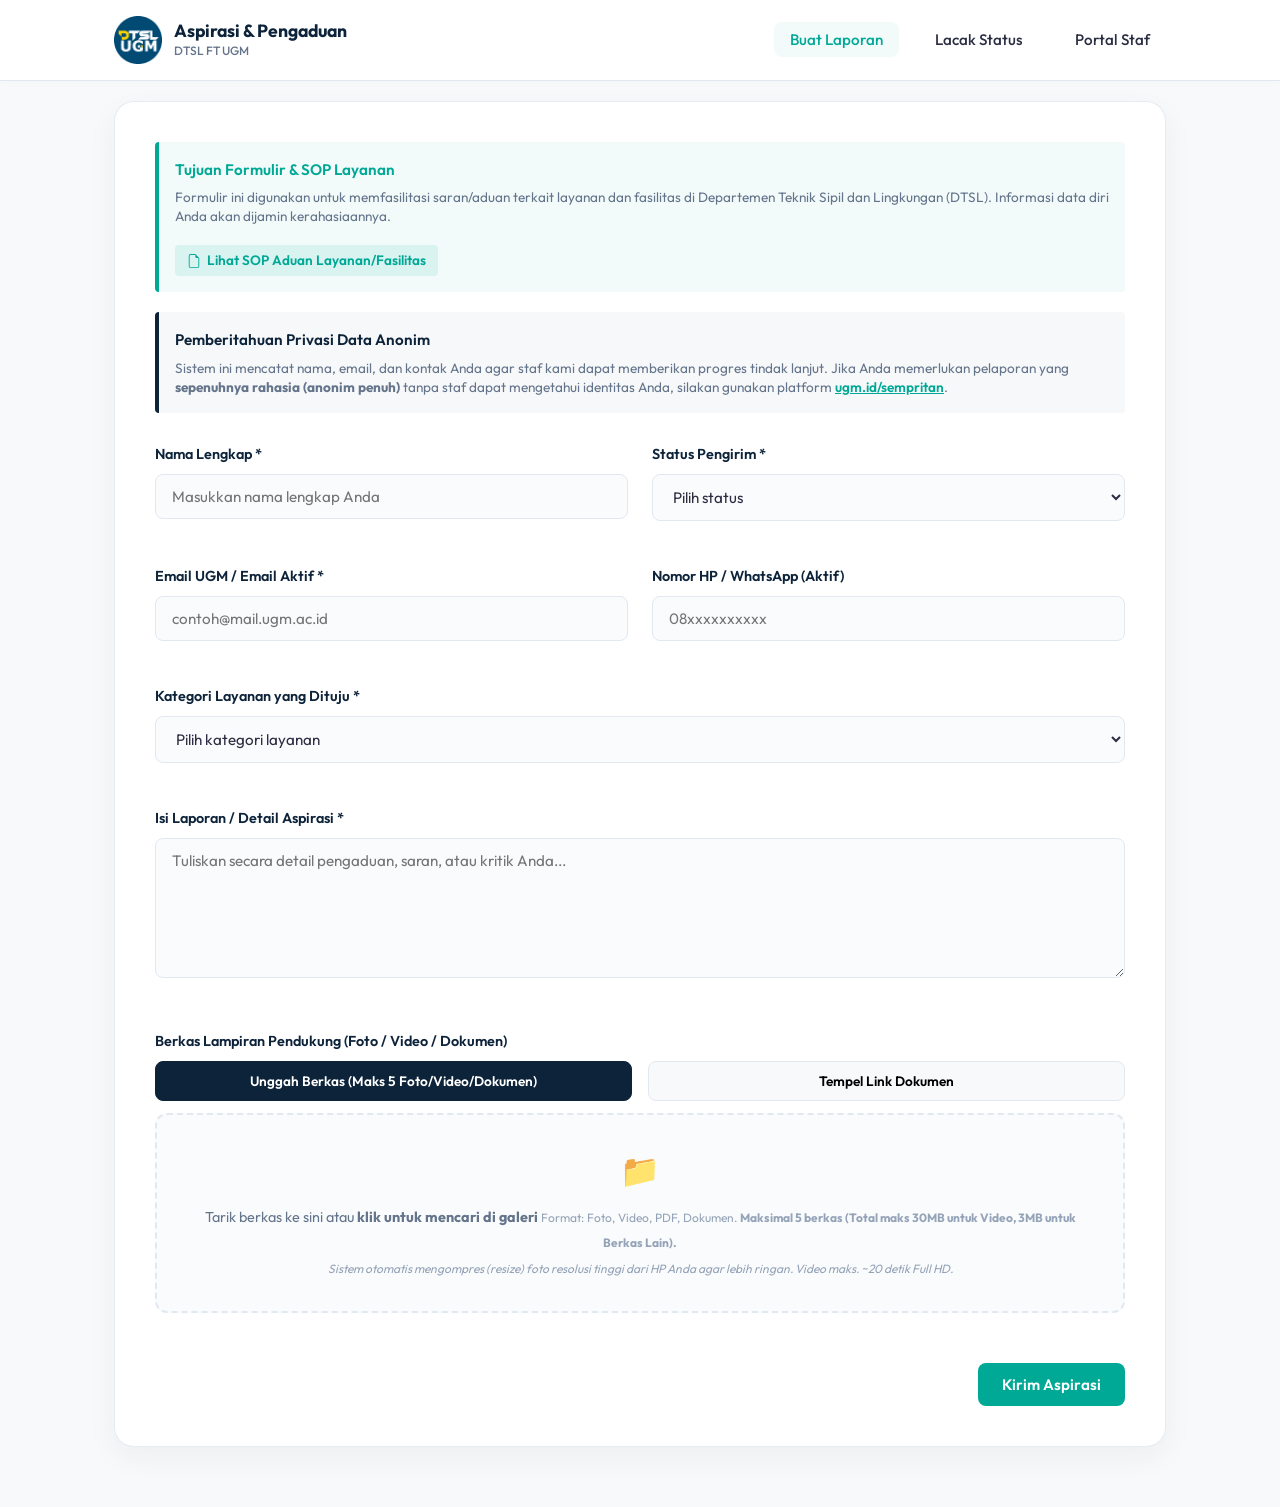
<file: index.html>
<!DOCTYPE html>
<html lang="id">

<head>
  <meta charset="UTF-8">
  <meta name="viewport" content="width=device-width, initial-scale=1.0">
  <title>Sistem Aspirasi & Pengaduan - DTSL FT UGM</title>
  <link rel="stylesheet" href="css/style.css">
</head>

<body>

  <!-- Header -->
  <header>
    <div class="container nav-container">
      <a href="index.html" class="logo-section">
        <!-- Logo DTSL -->
        <img src="LOGODTSL.png" alt="Logo DTSL" class="logo-img">
        <div class="logo-text">
          <span class="logo-title">Aspirasi & Pengaduan</span>
          <span class="logo-subtitle">DTSL FT UGM</span>
        </div>
      </a>
      <ul class="nav-menu">
        <li><a href="index.html" class="nav-link active">Buat Laporan</a></li>
        <li><a href="track.html" class="nav-link" target="_blank">Lacak Status</a></li>
        <li><a href="admin.html" class="nav-link" target="_blank">Portal Staf</a></li>
      </ul>
    </div>
  </header>



  <!-- Form Content -->
  <main class="container" style="margin-top: 20px;">
    <div class="card-wrapper">

      <!-- Info Banner -->
      <div class="disclaimer-banner"
        style="background-color: rgba(0, 168, 150, 0.05); border-left-color: var(--secondary); margin-bottom: 20px;">
        <span class="disclaimer-title" style="color: var(--secondary);">Tujuan Formulir & SOP Layanan</span>
        <p class="disclaimer-text">
          Formulir ini digunakan untuk memfasilitasi saran/aduan terkait layanan dan fasilitas di Departemen Teknik
          Sipil dan Lingkungan (DTSL). Informasi data diri Anda akan dijamin kerahasiaannya.<br><br>
          <a href="https://drive.google.com/file/d/1GvPIKMslQJoIGnS2Mx0oIVfiHyBLRGKN/view?usp=sharing" target="_blank"
            style="display: inline-flex; align-items: center; gap: 6px; color: var(--secondary); text-decoration: none; font-weight: 600; padding: 6px 12px; background-color: rgba(0, 168, 150, 0.1); border-radius: 4px;">
            <svg width="14" height="14" fill="currentColor" viewBox="0 0 16 16">
              <path
                d="M14 14V4.5L9.5 0H4a2 2 0 0 0-2 2v12a2 2 0 0 0 2 2h8a2 2 0 0 0 2-2zM9.5 3A1.5 1.5 0 0 0 11 4.5h2V14a1 1 0 0 1-1 1H4a1 1 0 0 1-1-1V2a1 1 0 0 1 1-1h5.5v2z" />
            </svg>
            Lihat SOP Aduan Layanan/Fasilitas
          </a>
        </p>
      </div>

      <!-- Disclaimer Banner -->
      <div class="disclaimer-banner">
        <span class="disclaimer-title">Pemberitahuan Privasi Data Anonim</span>
        <p class="disclaimer-text">
          Sistem ini mencatat nama, email, dan kontak Anda agar staf kami dapat memberikan progres tindak lanjut.
          Jika Anda memerlukan pelaporan yang <strong>sepenuhnya rahasia (anonim penuh)</strong> tanpa staf dapat
          mengetahui identitas Anda, silakan gunakan
          platform <a href="https://ugm.id/sempritan" class="disclaimer-link" target="_blank">ugm.id/sempritan</a>.
        </p>
      </div>

      <form id="formAduan">
        <div class="form-grid">

          <!-- Nama -->
          <div class="form-group">
            <label for="nama">Nama Lengkap *</label>
            <input type="text" id="nama" name="nama" placeholder="Masukkan nama lengkap Anda" required>
          </div>

          <!-- Status Akademik -->
          <div class="form-group">
            <label for="status">Status Pengirim *</label>
            <select id="status" name="status" required>
              <option value="" disabled selected>Pilih status</option>
              <option value="Dosen">Dosen</option>
              <option value="Tenaga Kependidikan">Tenaga Kependidikan</option>
              <option value="S1 TS">S1 TS</option>
              <option value="S1 TIL">S1 TIL</option>
              <option value="S1 TSDA">S1 TSDA</option>
              <option value="MTS">MTS</option>
              <option value="MSTT">MSTT</option>
              <option value="MTPBA">MTPBA</option>
              <option value="Doctor">Doctor</option>
              <option value="Lainnya">Lainnya</option>
            </select>
          </div>

          <!-- Email UGM -->
          <div class="form-group">
            <label for="email">Email UGM / Email Aktif *</label>
            <input type="email" id="email" name="email" placeholder="contoh@mail.ugm.ac.id" required>
          </div>

          <!-- Nomor HP -->
          <div class="form-group">
            <label for="noHp">Nomor HP / WhatsApp (Aktif)</label>
            <input type="tel" id="noHp" name="noHp" placeholder="08xxxxxxxxxx">
          </div>

          <!-- Kategori Layanan -->
          <div class="form-group full-width">
            <label for="kategori">Kategori Layanan yang Dituju *</label>
            <select id="kategori" name="kategori" required>
              <option value="" disabled selected>Pilih kategori layanan</option>
              <option value="Layanan Sarana Prasarana">Layanan Sarana Prasarana (Kerusakan fasilitas, gedung, dll)
              </option>
              <option value="Layanan Keuangan">Layanan Keuangan (Uang Kuliah Tunggal, Honorarium, dll)</option>
              <option value="Layanan Penelitian dan PKM">Layanan Penelitian dan PKM (Administrasi tugas akhir,
                pengabdian, dll)</option>
              <option value="Layanan Laboratorium">Layanan Laboratorium (Peralatan lab, bahan lab, perizinan, dll)
              </option>
              <option value="Layanan IT">Layanan IT (Akses wifi, website, akun email, dll)</option>
              <option value="Layanan Akademik">Layanan Akademik (Jadwal kuliah, KRS, ujian, administrasi akademik, dll)
              </option>
              <option value="Layanan lainnya">Layanan Lainnya</option>
            </select>
          </div>

          <!-- Dynamic Location Fields -->
          <div id="locationContainer" class="form-group full-width"
            style="display: none; background-color: var(--neutral-light); padding: 16px; border-radius: var(--border-radius-sm); border: 1px solid var(--border-color);">
            <div style="display: grid; grid-template-columns: 1fr; gap: 16px;">
              <div>
                <label for="lokasiLaporan" style="margin-bottom: 8px;">Lokasi Laporan (Gedung/Area) *</label>
                <input type="text" id="lokasiLaporan" name="lokasiLaporan"
                  placeholder="Contoh: Gedung B Lt.4, Area Parkir, Kantin">
              </div>
              <div>
                <label for="subLokasi" style="margin-bottom: 8px;">Sub-Lokasi / Nomor Ruangan (Opsional)</label>
                <input type="text" id="subLokasi" name="subLokasi" placeholder="Contoh: Gedung A Lantai 3, Ruang 307">
              </div>
            </div>
          </div>

          <!-- Isi Pengaduan -->
          <div class="form-group full-width">
            <label for="isi">Isi Laporan / Detail Aspirasi *</label>
            <textarea id="isi" name="isi" rows="6"
              placeholder="Tuliskan secara detail pengaduan, saran, atau kritik Anda..." required></textarea>
          </div>

          <!-- File / Link Lampiran -->
          <div class="form-group full-width">
            <label>Berkas Lampiran Pendukung (Foto / Video / Dokumen)</label>

            <!-- Toggle between upload and link -->
            <div class="attachment-toggle">
              <button type="button" class="toggle-btn active" id="btnToggleUpload">Unggah Berkas (Maks 5
                Foto/Video/Dokumen)</button>
              <button type="button" class="toggle-btn" id="btnToggleLink">Tempel Link Dokumen</button>
            </div>

            <!-- Upload Area -->
            <div id="uploadContainer">
              <div class="upload-area" id="dropzone">
                <div class="upload-icon">📁</div>
                <span class="upload-text">Tarik berkas ke sini atau <strong>klik untuk mencari di galeri</strong></span>
                <span class="upload-limit">Format: Foto, Video, PDF, Dokumen. <strong>Maksimal 5 berkas (Total maks 30MB
                    untuk Video, 3MB untuk Berkas Lain).</strong><br><em>Sistem otomatis mengompres (resize) foto
                    resolusi tinggi dari HP Anda agar lebih ringan. Video maks. ~20 detik Full HD.</em></span>
                <input type="file" id="fileInput" accept="image/*,video/*,application/pdf" multiple
                  style="display: none;">
              </div>

              <!-- Progress indicator -->
              <div class="progress-container" id="uploadProgressContainer">
                <div class="progress-bar" id="uploadProgressBar"></div>
              </div>
              <div class="upload-status-info" id="uploadStatusText" style="display: none;">
                <span>Menyiapkan berkas...</span>
                <button type="button" class="retry-btn" id="btnRetryUpload">Gagal. Coba Lagi ↻</button>
              </div>
            </div>

            <!-- Link Area -->
            <div id="linkContainer" style="display: none;">
              <input type="text" id="fileLinkUrl"
                placeholder="Masukkan link dokumen (contoh: Google Drive, OneDrive, dll)">
            </div>
          </div>

        </div>

        <div style="margin-top: 30px; text-align: right;">
          <button type="submit" class="btn btn-primary" id="btnSubmit">
            <span>Kirim Aspirasi</span>
          </button>
        </div>
      </form>

    </div>
  </main>

  <!-- Success Modal -->
  <div class="modal-overlay" id="successModal">
    <div class="success-card">
      <div class="success-icon">✓</div>
      <h2>Laporan Berhasil Terkirim</h2>
      <p>Terima kasih atas aspirasi Anda. Sistem telah merekam laporan dan mengirimkan tanda terima ke email Anda. Yang
        selanjutnya dapat digunakan untuk memantau progress laporan Anda.</p>

      <div class="info-box">
        <div class="info-item">
          <span class="info-label">ID Pengaduan:</span>
          <span class="info-val" id="resComplaintId">-</span>
        </div>
        <div class="info-item">
          <span class="info-label">Email Penerima Notifikasi:</span>
          <span class="info-val" id="resEmail">-</span>
        </div>
      </div>

      <div style="display: flex; gap: 12px; justify-content: center;">
        <a id="btnGoTrack" href="#" class="btn btn-primary">Pantau Status</a>
        <button type="button" class="btn btn-secondary" onclick="closeSuccessModal()">Kembali</button>
      </div>
    </div>
  </div>

  <script src="js/app.js"></script>
</body>

</html>
</file>
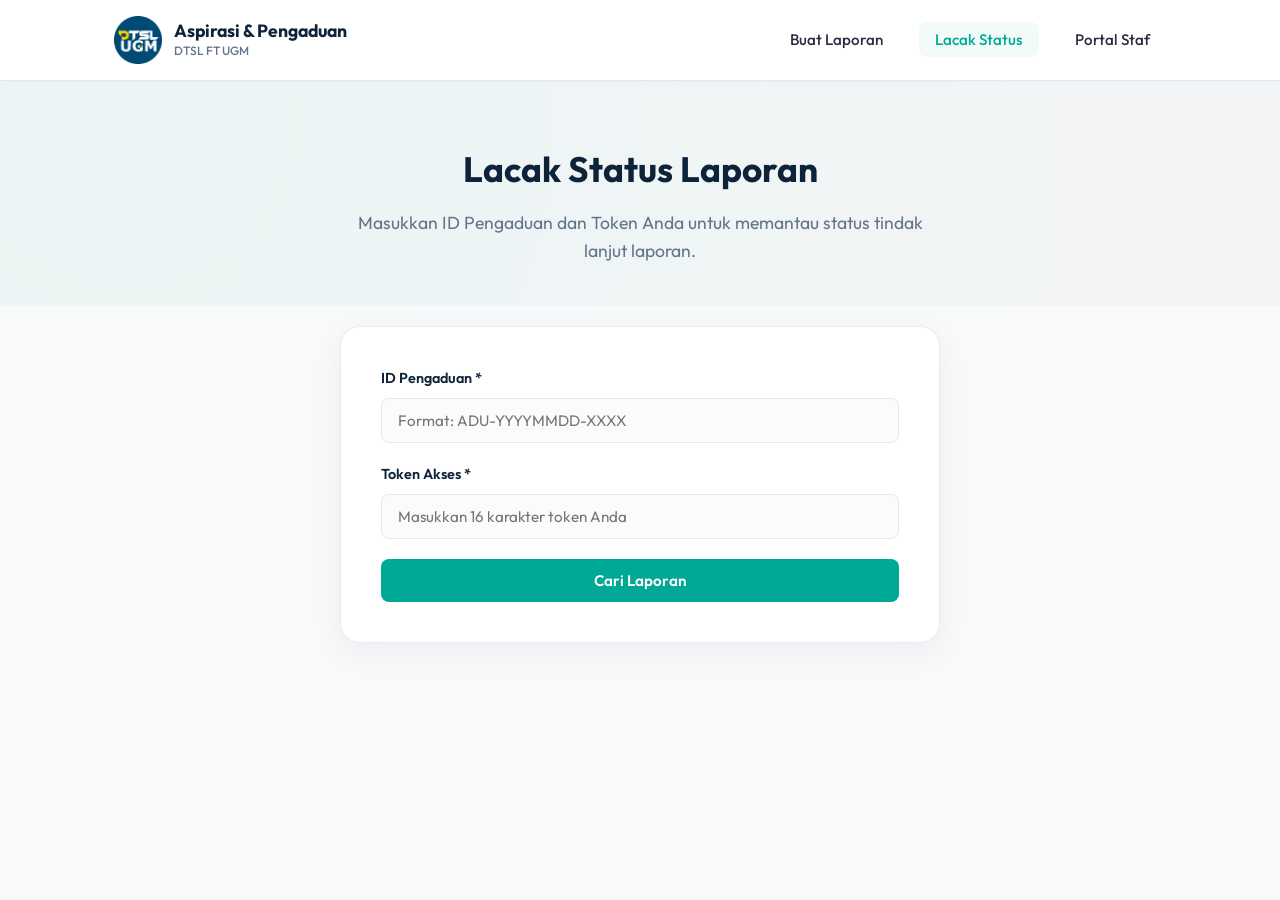
<file: track.html>
<!DOCTYPE html>
<html lang="id">
<head>
  <meta charset="UTF-8">
  <meta name="viewport" content="width=device-width, initial-scale=1.0">
  <title>Lacak Status Pengaduan - DTSL FT UGM</title>
  <link rel="stylesheet" href="css/style.css">
</head>
<body>

  <!-- Header -->
  <header>
    <div class="container nav-container">
      <a href="index.html" class="logo-section">
        <!-- Logo DTSL -->
        <img src="LOGODTSL.png" alt="Logo DTSL" class="logo-img">
        <div class="logo-text">
          <span class="logo-title">Aspirasi & Pengaduan</span>
          <span class="logo-subtitle">DTSL FT UGM</span>
        </div>
      </a>
      <ul class="nav-menu">
        <li><a href="index.html" class="nav-link">Buat Laporan</a></li>
        <li><a href="track.html" class="nav-link active">Lacak Status</a></li>
        <li><a href="admin.html" class="nav-link">Portal Staf</a></li>
      </ul>
    </div>
  </header>

  <!-- Hero Section -->
  <section class="hero" id="trackHero">
    <div class="container">
      <h1>Lacak Status Laporan</h1>
      <p>Masukkan ID Pengaduan dan Token Anda untuk memantau status tindak lanjut laporan.</p>
    </div>
  </section>

  <!-- Main Content -->
  <main class="container" style="margin-top: 20px;">
    
    <!-- Search Box -->
    <div class="card-wrapper" id="searchCard" style="max-width: 600px; margin: 0 auto 40px;">
      <form id="formTrackSearch">
        <div class="form-group">
          <label for="searchId">ID Pengaduan *</label>
          <input type="text" id="searchId" placeholder="Format: ADU-YYYYMMDD-XXXX" required>
        </div>
        <div class="form-group">
          <label for="searchToken">Token Akses *</label>
          <input type="text" id="searchToken" placeholder="Masukkan 16 karakter token Anda" required>
        </div>
        <button type="submit" class="btn btn-primary" style="width: 100%;" id="btnSearchTrack">Cari Laporan</button>
      </form>
    </div>

    <!-- Status Detail Container (Initially Hidden) -->
    <div id="trackingDetailContainer" style="display: none;">
      
      <!-- Compact Page Header inside details -->
      <div style="display: flex; justify-content: space-between; align-items: center; margin-bottom: 16px;">
        <h2 style="color: var(--primary); font-weight: 700; font-size: 1.5rem;">Status Pelacakan Laporan</h2>
        <button type="button" class="btn btn-secondary" onclick="location.reload()" style="padding: 6px 12px; font-size: 0.85rem;">Cari Laporan Lain</button>
      </div>

      <!-- Stepper / Progress Status -->
      <div class="card-wrapper" style="padding: 24px; margin-bottom: 20px;">
        <h3 style="color: var(--primary); margin-bottom: 16px; font-weight: 700; font-size: 1.1rem;">Progress Penanganan</h3>
        
        <div class="stepper-container" style="margin: 20px 0 10px;">
          <div class="step-progress-line" id="stepProgressLine"></div>
          
          <div class="step-item" id="stepPending">
            <div class="step-node">1</div>
            <div class="step-label">Diajukan<br><span style="font-size: 11px; font-weight: normal; color: #64748b;" id="timePending">-</span></div>
          </div>
          
          <div class="step-item" id="stepDiproses">
            <div class="step-node">2</div>
            <div class="step-label">Diproses<br><span style="font-size: 11px; font-weight: normal; color: #64748b;" id="timeDiproses">-</span></div>
          </div>
          
          <div class="step-item" id="stepSelesai">
            <div class="step-node" id="nodeFinal">3</div>
            <div class="step-label"><span id="textFinal">Selesai/Ditolak</span><br><span style="font-size: 11px; font-weight: normal; color: #64748b;" id="timeFinal">-</span></div>
          </div>
        </div>

        <!-- Alert Bantahan Status -->
        <div id="bantahanBanner" class="disclaimer-banner" style="display: none; border-color: var(--danger); background-color: rgba(231, 111, 81, 0.05); margin-top: 20px;">
          <span class="disclaimer-title" style="color: var(--danger);">⚠️ Laporan dalam Sanggahan/Bantahan</span>
          <p class="disclaimer-text">
            Anda telah mengajukan sanggahan terhadap resolusi staf. Status pengaduan saat ini kembali ditinjau oleh staf dan dipantau langsung oleh Supervisor.
          </p>
        </div>
      </div>

      <!-- Detail Laporan -->
      <div class="detail-box">
        <div class="detail-header">
          <span class="detail-title" id="detComplaintId">ADU-XXXX</span>
          <span class="badge" id="detStatusBadge">Pending</span>
        </div>
        
        <div class="detail-row">
          <div class="detail-label">Tanggal Masuk:</div>
          <div class="detail-value" id="detTanggal">-</div>
        </div>
        <div class="detail-row">
          <div class="detail-label">Kategori Layanan:</div>
          <div class="detail-value" id="detKategori">-</div>
        </div>
        <div class="detail-row">
          <div class="detail-label">Pengirim:</div>
          <div class="detail-value" id="detPengirim">-</div>
        </div>
        <div class="detail-row">
          <div class="detail-label">Email:</div>
          <div class="detail-value" id="detEmail">-</div>
        </div>
        <div class="detail-row" id="detNoHpRow" style="display: none;">
          <div class="detail-label">WhatsApp/HP:</div>
          <div class="detail-value">
            <a href="#" id="detNoHpLink" target="_blank" class="disclaimer-link">-</a>
          </div>
        </div>
        <div class="detail-row" style="margin-bottom: 20px;">
          <div class="detail-label">Isi Laporan:</div>
          <div class="detail-value" style="white-space: pre-line; background-color: var(--neutral-light); padding: 12px; border-radius: var(--border-radius-sm); margin-top: 4px;" id="detIsi">-</div>
        </div>
        
        <div class="detail-row" id="detFileRow" style="display: none;">
          <div class="detail-label">Lampiran Pengirim:</div>
          <div class="detail-value">
            <a href="#" id="detFileLink" target="_blank" class="disclaimer-link">Buka Berkas Lampiran 📁</a>
          </div>
        </div>
      </div>

      <!-- Tanggapan & Resolusi Staf -->
      <div class="detail-box" id="stafResponseBox" style="display: none;">
        <div class="detail-header" style="border-color: var(--secondary);">
          <span class="detail-title" style="color: var(--secondary);">Tanggapan & Bukti dari Staf</span>
        </div>
        <div class="detail-row">
          <div class="detail-label">Catatan Staf:</div>
          <div class="detail-value" style="font-style: italic; white-space: pre-line;" id="detCatatanStaf">-</div>
        </div>
        <div class="detail-row" id="detBuktiStafRow" style="display: none;">
          <div class="detail-label">Berkas Bukti Staf:</div>
          <div class="detail-value">
            <a href="#" id="detBuktiStafLink" target="_blank" class="disclaimer-link">Buka Berkas Bukti Penyelesaian 📁</a>
          </div>
        </div>
      </div>

      <!-- Riwayat Sanggahan / Bantahan Pengirim -->
      <div class="detail-box" id="rebuttalHistoryBox" style="display: none; border-color: var(--danger);">
        <div class="detail-header" style="border-color: var(--danger);">
          <span class="detail-title" style="color: var(--danger);">Detail Sanggahan Anda</span>
        </div>
        <div class="detail-row">
          <div class="detail-label">Alasan Sanggahan:</div>
          <div class="detail-value" style="white-space: pre-line;" id="detAlasanBantahan">-</div>
        </div>
        <div class="detail-row" id="detBantahanFileRow" style="display: none;">
          <div class="detail-label">Lampiran Bukti Sanggahan:</div>
          <div class="detail-value">
            <a href="#" id="detBantahanFileLink" target="_blank" class="disclaimer-link">Buka Berkas Sanggahan 📁</a>
          </div>
        </div>
      </div>

      <!-- Rebuttal Form Section (Visible only when status is Selesai or Ditolak) -->
      <div class="rebuttal-section" id="rebuttalFormContainer" style="display: none;">
        <h3 style="color: var(--danger); margin-bottom: 8px;">Apakah Penyelesaian Kurang Memuaskan?</h3>
        <p style="font-size: 0.9rem; color: #64748b; margin-bottom: 20px;">
          Jika Anda mendeteksi manipulasi status, atau tanggapan staf tidak menyelesaikan masalah sesungguhnya, Anda dapat mengajukan <strong>sanggahan/bantahan resmi</strong>. 
          Kasus ini akan otomatis dilaporkan ke Supervisor untuk ditinjau.
        </p>
        
        <button type="button" class="btn btn-secondary" id="btnShowRebuttalForm" style="background-color: var(--danger);">Ajukan Sanggahan Resmi</button>
        
        <form id="formRebuttal" style="display: none; margin-top: 20px;">
          <div class="form-group">
            <label for="alasanBantahan">Alasan Sanggahan / Detail Keberatan *</label>
            <textarea id="alasanBantahan" rows="4" placeholder="Jelaskan secara rinci mengapa penyelesaian staf belum memuaskan atau terindikasi tidak benar..." required></textarea>
          </div>
          
          <div class="form-group">
            <label>Berkas Bukti Sanggahan (Opsional, Maks 30MB untuk Video (~20 detik FHD), 3MB untuk Berkas Lain)</label>
            
            <div class="attachment-toggle">
              <button type="button" class="toggle-btn active" id="btnToggleBantahanUpload">Unggah Berkas</button>
              <button type="button" class="toggle-btn" id="btnToggleBantahanLink">Tempel Link Dokumen</button>
            </div>

            <!-- Upload Area -->
            <div id="uploadBantahanContainer">
              <div class="upload-area" id="dropzoneBantahan">
                <div class="upload-icon">📁</div>
                <span class="upload-text">Klik untuk mengambil foto/video/mengunggah dokumen bukti</span>
                <input type="file" id="fileBantahanInput" accept="image/*,video/*,application/pdf" style="display: none;">
              </div>
              <div class="progress-container" id="uploadBantahanProgressContainer">
                <div class="progress-bar" id="uploadBantahanProgressBar"></div>
              </div>
              <div class="upload-status-info" id="uploadBantahanStatusText" style="display: none;">
                <span>Menyiapkan berkas...</span>
                <button type="button" class="retry-btn" id="btnRetryBantahanUpload">Gagal. Coba Lagi ↻</button>
              </div>
            </div>

            <!-- Link Area -->
            <div id="linkBantahanContainer" style="display: none;">
              <input type="text" id="fileBantahanLinkUrl" placeholder="Masukkan link dokumen alternatif (Google Drive, dll)">
            </div>
          </div>

          <div style="display: flex; gap: 12px; justify-content: flex-end; margin-top: 20px;">
            <button type="button" class="btn" id="btnCancelRebuttal" style="background-color: #cbd5e1; color: var(--neutral-dark);">Batal</button>
            <button type="submit" class="btn btn-primary" id="btnSubmitRebuttal" style="background-color: var(--danger);">Kirim Sanggahan</button>
          </div>
        </form>
      </div>

    </div>
  </main>

  <script src="js/app.js"></script>
</body>
</html>
</file>
<file: css/style.css>
@import url('https://fonts.googleapis.com/css2?family=Outfit:wght@300;400;500;600;700&display=swap');

:root {
  --primary: #0d233a;       /* UGM Navy */
  --primary-light: #163654;
  --secondary: #00a896;     /* Teal */
  --secondary-light: #02c5b0;
  --accent: #f4a261;        /* Orange Accent */
  --danger: #e76f51;        /* Red Coral */
  --success: #2a9d8f;       /* Green */
  --neutral-dark: #2b2d42;
  --neutral-light: #f8f9fa;
  --neutral-white: #ffffff;
  --border-color: #e2e8f0;
  
  --font-family: 'Outfit', sans-serif;
  --border-radius-sm: 8px;
  --border-radius-md: 12px;
  --border-radius-lg: 20px;
  --transition: all 0.3s cubic-bezier(0.4, 0, 0.2, 1);
  --box-shadow: 0 10px 30px rgba(13, 35, 58, 0.05);
  --box-shadow-hover: 0 20px 40px rgba(13, 35, 58, 0.1);
}

/* Base Styles */
* {
  margin: 0;
  padding: 0;
  box-sizing: border-box;
}

body {
  font-family: var(--font-family);
  background-color: var(--neutral-light);
  color: var(--neutral-dark);
  line-height: 1.6;
  overflow-x: hidden;
}

.container {
  width: 100%;
  max-width: 1100px;
  margin: 0 auto;
  padding: 0 24px;
}

/* Header & Navigation */
header {
  background-color: var(--neutral-white);
  border-bottom: 1px solid var(--border-color);
  position: sticky;
  top: 0;
  z-index: 100;
  box-shadow: 0 2px 10px rgba(0, 0, 0, 0.02);
}

.nav-container {
  display: flex;
  justify-content: space-between;
  align-items: center;
  height: 80px;
}

.logo-section {
  display: flex;
  align-items: center;
  gap: 12px;
  text-decoration: none;
}

.logo-img {
  height: 48px;
  width: auto;
}

.logo-text {
  display: flex;
  flex-direction: column;
}

.logo-title {
  font-size: 1.1rem;
  font-weight: 700;
  color: var(--primary);
  line-height: 1.2;
}

.logo-subtitle {
  font-size: 0.75rem;
  color: #64748b;
  font-weight: 500;
}

.nav-menu {
  display: flex;
  gap: 20px;
  list-style: none;
}

.nav-link {
  text-decoration: none;
  color: var(--neutral-dark);
  font-weight: 500;
  font-size: 0.95rem;
  padding: 8px 16px;
  border-radius: var(--border-radius-sm);
  transition: var(--transition);
}

.nav-link:hover, .nav-link.active {
  color: var(--secondary);
  background-color: rgba(0, 168, 150, 0.05);
}

/* Main Hero section */
.hero {
  text-align: center;
  padding: 60px 0 40px;
  background: radial-gradient(circle at 10% 20%, rgba(0, 168, 150, 0.05) 0%, rgba(13, 35, 58, 0.02) 90%);
}

.hero h1 {
  font-size: 2.2rem;
  color: var(--primary);
  font-weight: 700;
  margin-bottom: 12px;
}

.hero p {
  font-size: 1.1rem;
  color: #64748b;
  max-width: 600px;
  margin: 0 auto;
}

/* Card Container */
.card-wrapper {
  background-color: var(--neutral-white);
  border-radius: var(--border-radius-lg);
  box-shadow: var(--box-shadow);
  padding: 40px;
  margin-bottom: 60px;
  border: 1px solid rgba(226, 232, 240, 0.8);
  transition: var(--transition);
}

.card-wrapper:hover {
  box-shadow: var(--box-shadow-hover);
}

/* Disclaimer Banner */
.disclaimer-banner {
  background-color: rgba(13, 35, 58, 0.03);
  border-left: 4px solid var(--primary);
  padding: 16px;
  border-radius: 4px;
  margin-bottom: 30px;
  display: flex;
  flex-direction: column;
  gap: 6px;
}

.disclaimer-title {
  font-weight: 600;
  font-size: 0.95rem;
  color: var(--primary);
}

.disclaimer-text {
  font-size: 0.85rem;
  color: #64748b;
  line-height: 1.4;
}

.disclaimer-link {
  color: var(--secondary);
  text-decoration: underline;
  font-weight: 600;
}

/* Form Styles */
.form-grid {
  display: grid;
  grid-template-columns: repeat(2, 1fr);
  gap: 24px;
}

.form-group {
  margin-bottom: 20px;
}

.form-group.full-width {
  grid-column: span 2;
}

label {
  display: block;
  font-weight: 600;
  font-size: 0.9rem;
  margin-bottom: 8px;
  color: var(--primary);
}

input[type="text"],
input[type="email"],
input[type="tel"],
input[type="password"],
select,
textarea {
  width: 100%;
  padding: 12px 16px;
  border: 1.5px solid var(--border-color);
  border-radius: var(--border-radius-sm);
  font-family: var(--font-family);
  font-size: 0.95rem;
  background-color: #fafbfc;
  transition: var(--transition);
  color: var(--neutral-dark);
}

input:focus,
select:focus,
textarea:focus {
  outline: none;
  border-color: var(--secondary);
  background-color: var(--neutral-white);
  box-shadow: 0 0 0 3px rgba(0, 168, 150, 0.15);
}

/* Upload Style */
.attachment-toggle {
  display: flex;
  gap: 16px;
  margin-bottom: 12px;
}

.toggle-btn {
  flex: 1;
  padding: 10px;
  background: var(--neutral-light);
  border: 1px solid var(--border-color);
  border-radius: var(--border-radius-sm);
  font-family: var(--font-family);
  font-size: 0.85rem;
  font-weight: 600;
  cursor: pointer;
  transition: var(--transition);
}

.toggle-btn.active {
  background: var(--primary);
  color: var(--neutral-white);
  border-color: var(--primary);
}

.upload-area {
  border: 2px dashed var(--border-color);
  border-radius: var(--border-radius-md);
  padding: 30px;
  text-align: center;
  cursor: pointer;
  background-color: #fafbfc;
  transition: var(--transition);
}

.upload-area:hover {
  border-color: var(--secondary);
  background-color: rgba(0, 168, 150, 0.02);
}

.upload-icon {
  font-size: 2rem;
  color: var(--secondary);
  margin-bottom: 8px;
}

.upload-text {
  font-size: 0.9rem;
  color: #64748b;
}

.upload-limit {
  font-size: 0.75rem;
  color: #94a3b8;
  margin-top: 4px;
}

/* Progress bar & Retry indicator */
.progress-container {
  display: none;
  margin-top: 12px;
  background-color: var(--border-color);
  border-radius: 4px;
  height: 8px;
  overflow: hidden;
  position: relative;
}

.progress-bar {
  background-color: var(--secondary);
  width: 0%;
  height: 100%;
  transition: width 0.1s ease;
}

.upload-status-info {
  display: flex;
  justify-content: space-between;
  align-items: center;
  font-size: 0.8rem;
  color: #64748b;
  margin-top: 6px;
}

.retry-btn {
  background: var(--danger);
  color: var(--neutral-white);
  border: none;
  padding: 4px 8px;
  border-radius: 4px;
  font-size: 0.75rem;
  font-weight: 600;
  cursor: pointer;
  display: none;
}

/* Buttons */
.btn {
  display: inline-flex;
  align-items: center;
  justify-content: center;
  gap: 8px;
  padding: 12px 24px;
  border: none;
  border-radius: var(--border-radius-sm);
  font-family: var(--font-family);
  font-size: 0.95rem;
  font-weight: 600;
  cursor: pointer;
  transition: var(--transition);
  text-decoration: none;
}

.btn-primary {
  background-color: var(--secondary);
  color: var(--neutral-white);
}

.btn-primary:hover {
  background-color: var(--secondary-light);
  transform: translateY(-2px);
  box-shadow: 0 4px 12px rgba(0, 168, 150, 0.2);
}

.btn-secondary {
  background-color: var(--primary);
  color: var(--neutral-white);
}

.btn-secondary:hover {
  background-color: var(--primary-light);
  transform: translateY(-2px);
  box-shadow: 0 4px 12px rgba(13, 35, 58, 0.2);
}

.btn:disabled {
  background-color: #cbd5e1;
  color: #94a3b8;
  cursor: not-allowed;
  transform: none;
  box-shadow: none;
}

/* Success Overlay / Modal */
.modal-overlay {
  display: none;
  position: fixed;
  top: 0;
  left: 0;
  width: 100%;
  height: 100%;
  background: rgba(13, 35, 58, 0.4);
  backdrop-filter: blur(4px);
  z-index: 1000;
  justify-content: center;
  align-items: flex-start; /* Allows scrolling from top if content is tall */
  overflow-y: auto;
  padding: 40px 20px;
}

.success-card {
  background-color: var(--neutral-white);
  border-radius: var(--border-radius-lg);
  padding: 40px;
  max-width: 500px;
  width: 100%; /* Better responsiveness */
  text-align: center;
  box-shadow: 0 20px 50px rgba(0,0,0,0.15);
  animation: scaleUp 0.3s ease-out;
  margin: auto; /* Centers vertically if shorter than viewport */
}

.success-icon {
  width: 72px;
  height: 72px;
  background-color: rgba(42, 157, 143, 0.1);
  color: var(--success);
  border-radius: 50%;
  display: flex;
  align-items: center;
  justify-content: center;
  font-size: 2.5rem;
  margin: 0 auto 20px;
}

.success-card h2 {
  color: var(--primary);
  margin-bottom: 12px;
}

.success-card p {
  color: #64748b;
  margin-bottom: 24px;
  font-size: 0.95rem;
}

.info-box {
  background-color: var(--neutral-light);
  padding: 16px;
  border-radius: var(--border-radius-sm);
  margin-bottom: 24px;
  text-align: left;
  border: 1px solid var(--border-color);
}

.info-item {
  display: flex;
  justify-content: space-between;
  margin-bottom: 8px;
  font-size: 0.9rem;
}

.info-item:last-child {
  margin-bottom: 0;
}

.info-label {
  color: #64748b;
  font-weight: 500;
}

.info-val {
  font-weight: 700;
  color: var(--primary);
}

/* Stepper / Timeline for tracking */
.stepper-container {
  display: flex;
  justify-content: space-between;
  position: relative;
  margin: 40px 0 50px;
}

.stepper-container::before {
  content: '';
  position: absolute;
  top: 24px;
  left: 0;
  height: 4px;
  width: 100%;
  background-color: var(--border-color);
  z-index: 1;
}

.step-progress-line {
  position: absolute;
  top: 24px;
  left: 0;
  height: 4px;
  background-color: var(--secondary);
  z-index: 2;
  width: 0%;
  transition: var(--transition);
}

.step-item {
  position: relative;
  z-index: 3;
  display: flex;
  flex-direction: column;
  align-items: center;
  flex: 1;
}

.step-node {
  width: 50px;
  height: 50px;
  border-radius: 50%;
  background-color: var(--neutral-white);
  border: 4px solid var(--border-color);
  display: flex;
  align-items: center;
  justify-content: center;
  font-weight: 700;
  color: #94a3b8;
  transition: var(--transition);
}

.step-item.active .step-node {
  border-color: var(--secondary);
  color: var(--secondary);
  background-color: rgba(0, 168, 150, 0.05);
}

.step-item.completed .step-node {
  border-color: var(--secondary);
  background-color: var(--secondary);
  color: var(--neutral-white);
}

.step-item.rejected .step-node {
  border-color: var(--danger);
  background-color: var(--danger);
  color: var(--neutral-white);
}

.step-label {
  margin-top: 12px;
  font-size: 0.85rem;
  font-weight: 600;
  color: #94a3b8;
  text-align: center;
}

.step-item.active .step-label,
.step-item.completed .step-label {
  color: var(--primary);
}

.step-item.rejected .step-label {
  color: var(--danger);
}

/* Detail Box (Tracking Page) */
.detail-box {
  background-color: var(--neutral-white);
  border: 1px solid var(--border-color);
  border-radius: var(--border-radius-md);
  padding: 24px;
  margin-bottom: 24px;
}

.detail-header {
  border-bottom: 1.5px solid var(--border-color);
  padding-bottom: 12px;
  margin-bottom: 16px;
  display: flex;
  justify-content: space-between;
  align-items: center;
}

.detail-title {
  font-size: 1.2rem;
  font-weight: 700;
  color: var(--primary);
}

.badge {
  padding: 6px 12px;
  border-radius: 20px;
  font-size: 0.8rem;
  font-weight: 700;
  text-transform: uppercase;
}

.badge-pending { background-color: #eff6ff; color: #1d4ed8; }
.badge-diproses { background-color: #fffbeb; color: #b45309; }
.badge-selesai { background-color: #ecfdf5; color: #047857; }
.badge-ditolak { background-color: #fef2f2; color: #b91c1c; }
.badge-bantahan { background-color: #fff1f2; color: #be123c; border: 1px solid rgba(225, 29, 72, 0.2); }

.detail-row {
  display: flex;
  margin-bottom: 12px;
  font-size: 0.95rem;
}

.detail-label {
  width: 180px;
  font-weight: 600;
  color: #64748b;
  flex-shrink: 0;
}

.detail-value {
  color: var(--neutral-dark);
}

.rebuttal-section {
  background-color: rgba(231, 111, 81, 0.03);
  border: 1.5px solid rgba(231, 111, 81, 0.2);
  border-radius: var(--border-radius-md);
  padding: 24px;
  margin-top: 30px;
}

/* Dashboard Styles */
.dashboard-layout {
  display: flex;
  min-height: calc(100vh - 80px);
}

.sidebar {
  width: 260px;
  background-color: var(--primary);
  color: var(--neutral-white);
  padding: 24px 0;
  display: flex;
  flex-direction: column;
}

.sidebar-menu {
  list-style: none;
}

.sidebar-item {
  padding: 14px 24px;
  cursor: pointer;
  display: flex;
  align-items: center;
  gap: 12px;
  font-weight: 500;
  font-size: 0.95rem;
  color: #94a3b8;
  transition: var(--transition);
}

.sidebar-item:hover, .sidebar-item.active {
  background-color: var(--primary-light);
  color: var(--neutral-white);
  border-left: 4px solid var(--secondary);
}

.main-content {
  flex: 1;
  padding: 40px;
  background-color: #f1f5f9;
}

/* Stats Cards Grid */
.stats-grid {
  display: grid;
  grid-template-columns: repeat(4, 1fr);
  gap: 20px;
  margin-bottom: 30px;
}

.stats-card {
  background-color: var(--neutral-white);
  border-radius: var(--border-radius-md);
  padding: 20px;
  box-shadow: 0 4px 6px rgba(0, 0, 0, 0.02);
  display: flex;
  flex-direction: column;
  justify-content: space-between;
}

.stats-num {
  font-size: 2rem;
  font-weight: 700;
  color: var(--primary);
  margin-top: 8px;
}

.stats-title {
  font-size: 0.85rem;
  font-weight: 600;
  color: #64748b;
  text-transform: uppercase;
}

/* Table styling */
.table-container {
  background-color: var(--neutral-white);
  border-radius: var(--border-radius-md);
  box-shadow: 0 4px 6px rgba(0, 0, 0, 0.02);
  overflow-x: auto;
  border: 1px solid var(--border-color);
}

table {
  width: 100%;
  border-collapse: collapse;
  text-align: left;
}

th {
  background-color: #f8fafc;
  padding: 16px 20px;
  font-weight: 600;
  font-size: 0.85rem;
  color: #64748b;
  text-transform: uppercase;
  border-bottom: 1.5px solid var(--border-color);
}

td {
  padding: 16px 20px;
  border-bottom: 1px solid var(--border-color);
  font-size: 0.95rem;
  color: var(--neutral-dark);
}

tr:hover td {
  background-color: #fafbfc;
}

/* Alerts box for Supervisor dashboard */
.supervisor-alert-box {
  background-color: #fff1f2;
  border: 1px solid rgba(225, 29, 72, 0.2);
  border-radius: var(--border-radius-md);
  padding: 20px;
  margin-bottom: 30px;
}

.alert-item {
  display: flex;
  align-items: center;
  justify-content: space-between;
  padding: 8px 0;
  border-bottom: 1px dashed rgba(225, 29, 72, 0.1);
}

.alert-item:last-child {
  border-bottom: none;
}

/* Login Panel */
.login-panel {
  max-width: 420px;
  margin: 60px auto;
}

/* Animations */
@keyframes scaleUp {
  from {
    transform: scale(0.9);
    opacity: 0;
  }
  to {
    transform: scale(1);
    opacity: 1;
  }
}

/* Admin Layout Utilities */
.admin-dash-header {
  display: flex;
  justify-content: space-between;
  align-items: center;
  margin-bottom: 24px;
  background-color: var(--primary);
  color: white;
  padding: 20px 24px;
  border-radius: var(--border-radius-md);
}

.role-label {
  font-size: 0.85rem;
  color: #94a3b8;
  font-weight: 500;
}

.admin-list-card {
  padding: 24px;
  margin-bottom: 40px;
}

/* Responsiveness */
@media (max-width: 768px) {
  .container {
    padding: 0 12px;
  }
  
  .card-wrapper {
    padding: 20px 16px;
    margin-bottom: 20px;
  }

  .nav-container {
    flex-direction: column;
    height: auto;
    padding: 12px 0;
    gap: 12px;
  }
  
  .nav-menu {
    flex-wrap: wrap;
    justify-content: center;
    gap: 8px;
  }
  
  .nav-link {
    padding: 6px 12px;
    font-size: 0.85rem;
  }
  
  .hero {
    padding: 30px 0 20px;
  }
  
  .hero h1 {
    font-size: 1.5rem;
  }
  
  .hero p {
    font-size: 0.95rem;
  }

  .form-grid {
    grid-template-columns: 1fr;
  }
  
  .form-group.full-width {
    grid-column: span 1;
  }
  
  .stats-grid {
    grid-template-columns: repeat(2, 1fr);
    gap: 12px;
  }

  .stats-card {
    padding: 16px 12px;
  }
  
  .stepper-container {
    flex-direction: column;
    gap: 20px;
    align-items: flex-start;
  }
  
  .stepper-container::before {
    display: none;
  }
  
  .step-item {
    flex-direction: row;
    gap: 16px;
    width: 100%;
  }
  
  .step-label {
    margin-top: 0;
    text-align: left;
  }
  
  .detail-row {
    flex-direction: column;
  }
  
  .detail-label {
    width: 100%;
    margin-bottom: 4px;
  }
  
  .dashboard-layout {
    flex-direction: column;
  }
  
  .sidebar {
    width: 100%;
  }
  
  .admin-dash-header {
    flex-direction: column;
    align-items: flex-start;
    gap: 12px;
    padding: 16px;
    margin-bottom: 16px;
  }
  
  .admin-list-card {
    padding: 16px;
    margin-bottom: 20px;
  }
}

/* ==========================================
   WORK ORDER KANBAN CARDS
   ========================================== */

.wo-card {
  user-select: none;
  transition: transform 0.15s ease, box-shadow 0.15s ease;
}

.wo-card:hover {
  transform: translateY(-2px);
  box-shadow: var(--box-shadow-hover);
}

.wo-card:active {
  cursor: grabbing;
}

.sortable-ghost {
  opacity: 0.4;
  background: var(--secondary-light) !important;
  border: 2px dashed var(--secondary) !important;
}

.sortable-drag {
  box-shadow: 0 12px 30px rgba(13, 35, 58, 0.2) !important;
  transform: scale(1.02) !important;
}

/* ==========================================
   CHARTS (Fase 5)
   ========================================== */

.chart-grid {
  display: grid;
  grid-template-columns: 1fr 1fr;
  gap: 24px;
  margin-top: 24px;
}

@media (max-width: 768px) {
  .chart-grid {
    grid-template-columns: 1fr;
  }
}

/* ==========================================
   FILE LIST PROGRESS ITEMS
   ========================================== */

.file-list-container {
  display: flex;
  flex-direction: column;
  gap: 12px;
  margin-top: 15px;
  text-align: left;
}

.file-progress-item {
  background-color: var(--neutral-white);
  border: 1px solid var(--border-color);
  border-radius: var(--border-radius-sm);
  padding: 12px 16px;
  display: flex;
  flex-direction: column;
  gap: 8px;
  transition: var(--transition);
}

.file-progress-header {
  display: flex;
  justify-content: space-between;
  align-items: center;
}

.file-progress-info {
  display: flex;
  flex-direction: column;
  gap: 2px;
  max-width: 70%;
}

.file-progress-name {
  font-weight: 600;
  font-size: 0.9rem;
  color: var(--primary);
  white-space: nowrap;
  overflow: hidden;
  text-overflow: ellipsis;
}

.file-progress-size {
  font-size: 0.75rem;
  color: #64748b;
}

.file-progress-status-badge {
  font-size: 0.75rem;
  font-weight: 700;
  padding: 4px 8px;
  border-radius: 12px;
  text-transform: uppercase;
}

.file-progress-status-badge.loading {
  background-color: #eff6ff;
  color: #1d4ed8;
}

.file-progress-status-badge.success {
  background-color: #ecfdf5;
  color: #047857;
}

.file-progress-status-badge.error {
  background-color: #fef2f2;
  color: #b91c1c;
}

.file-progress-bar-bg {
  background-color: var(--border-color);
  border-radius: 4px;
  height: 6px;
  width: 100%;
  overflow: hidden;
}

.file-progress-bar-fill {
  background-color: var(--secondary);
  height: 100%;
  width: 0%;
  transition: width 0.1s ease;
}
</file>
